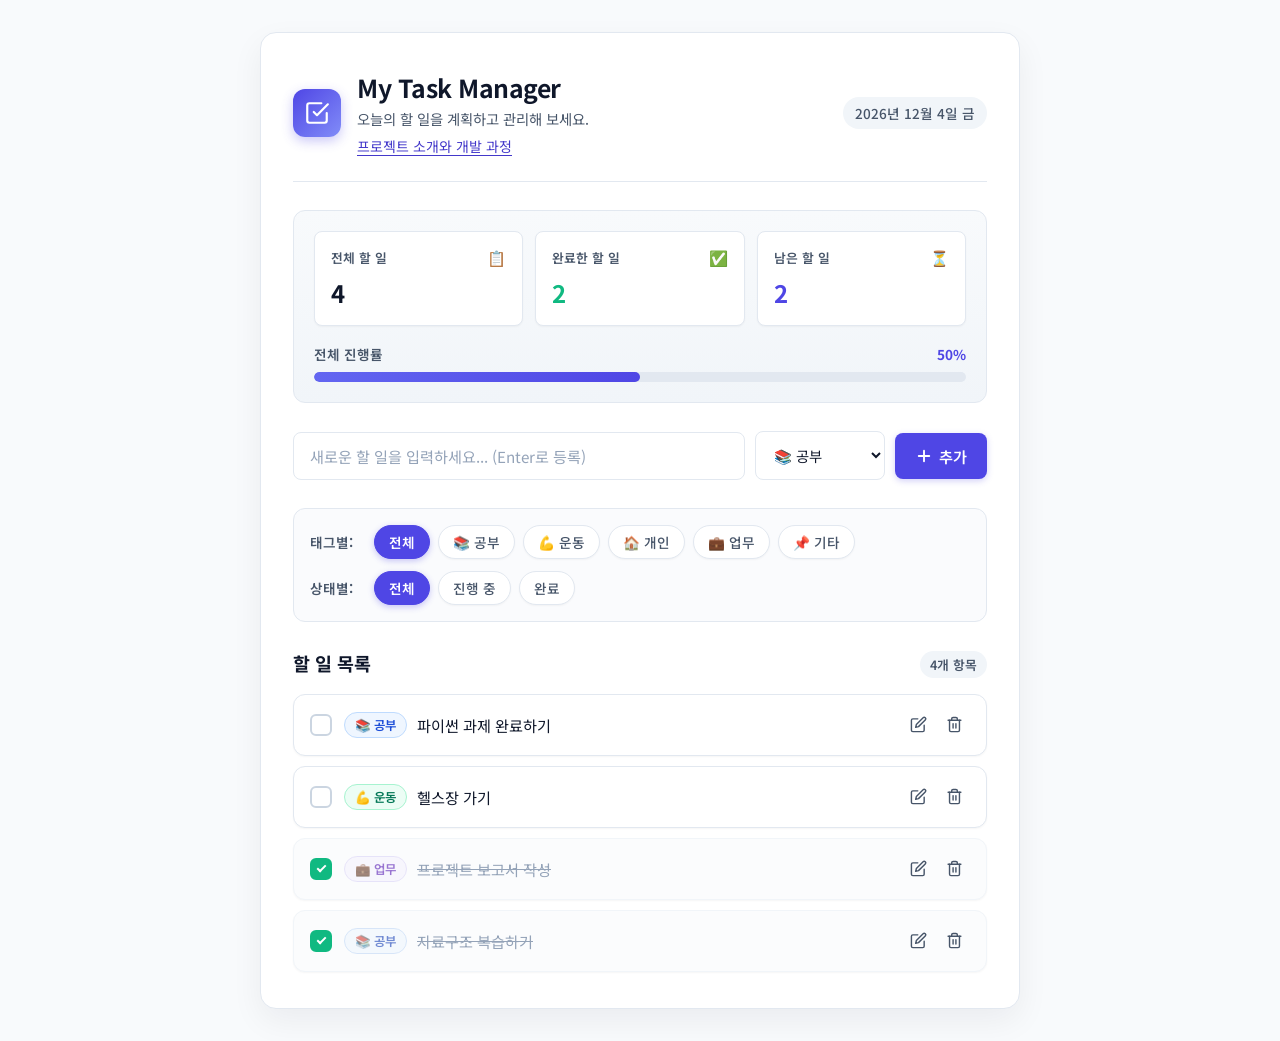
<file: index.html>
<!DOCTYPE html>
<html lang="ko">
<head>
  <meta charset="UTF-8">
  <meta name="viewport" content="width=device-width, initial-scale=1.0">
  <title>My Task Manager - 태그 및 필터 기반 할 일 관리</title>
  <!-- 구글 폰트 (Pretendard 대체용 Noto Sans KR) -->
  <link rel="preconnect" href="https://fonts.googleapis.com">
  <link rel="preconnect" href="https://fonts.gstatic.com" crossorigin>
  <link href="https://fonts.googleapis.com/css2?family=Noto+Sans+KR:wght@300;400;500;600;700&display=swap" rel="stylesheet">
  <!-- 외부 스타일시트 연결 -->
  <link rel="stylesheet" href="style.css">
</head>
<body>
  <!-- 메인 위젯 컨테이너 -->
  <main class="app-container">
    <!-- 헤더 영역 -->
    <header class="app-header">
      <div class="header-icon-wrapper">
        <svg class="header-icon" viewBox="0 0 24 24" fill="none" stroke="currentColor" stroke-width="2" stroke-linecap="round" stroke-linejoin="round">
          <path d="M9 11l3 3L22 4"></path>
          <path d="M21 12v7a2 2 0 0 1-2 2H5a2 2 0 0 1-2-2V5a2 2 0 0 1 2-2h11"></path>
        </svg>
      </div>
      <div class="header-content">
        <h1 class="app-title">My Task Manager</h1>
        <p class="app-subtitle">오늘의 할 일을 계획하고 관리해 보세요.</p>
        <a class="project-link" href="about.html">프로젝트 소개와 개발 과정</a>
      </div>
      <div class="header-date" id="current-date-display"></div>
    </header>

    <!-- 진행 현황 대시보드 섹션 -->
    <section class="stats-card-container" aria-label="진행 현황 대시보드">
      <div class="stats-grid">
        <!-- 전체 할 일 카드 -->
        <div class="stat-card">
          <div class="stat-card-header">
            <span class="stat-label">전체 할 일</span>
            <span class="stat-icon-badge total">📋</span>
          </div>
          <div class="stat-value" id="stat-total">0</div>
        </div>

        <!-- 완료한 할 일 카드 -->
        <div class="stat-card">
          <div class="stat-card-header">
            <span class="stat-label">완료한 할 일</span>
            <span class="stat-icon-badge completed">✅</span>
          </div>
          <div class="stat-value" id="stat-completed">0</div>
        </div>

        <!-- 남은 할 일 카드 -->
        <div class="stat-card">
          <div class="stat-card-header">
            <span class="stat-label">남은 할 일</span>
            <span class="stat-icon-badge pending">⏳</span>
          </div>
          <div class="stat-value" id="stat-pending">0</div>
        </div>
      </div>

      <!-- 진행률 바 섹션 -->
      <div class="progress-wrapper">
        <div class="progress-info">
          <span class="progress-title">전체 진행률</span>
          <span class="progress-percentage" id="progress-text">0%</span>
        </div>
        <div class="progress-bar-track" role="progressbar" aria-valuenow="0" aria-valuemin="0" aria-valuemax="100">
          <div class="progress-bar-fill" id="progress-fill" style="width: 0%;"></div>
        </div>
      </div>
    </section>

    <!-- 할 일 등록 입력 영역 -->
    <section class="input-card" aria-label="새로운 할 일 등록">
      <form id="todo-form" class="todo-form" autocomplete="off">
        <div class="form-row">
          <!-- 할 일 내용 입력 필드 -->
          <div class="input-field-group">
            <label for="todo-input" class="visually-hidden">할 일 내용</label>
            <input 
              type="text" 
              id="todo-input" 
              class="todo-input" 
              placeholder="새로운 할 일을 입력하세요... (Enter로 등록)" 
              maxlength="150"
              required
            >
          </div>

          <!-- 태그 선택 드롭다운 -->
          <div class="select-field-group">
            <label for="todo-tag-select" class="visually-hidden">태그 선택</label>
            <select id="todo-tag-select" class="todo-tag-select">
              <option value="공부">📚 공부</option>
              <option value="운동">💪 운동</option>
              <option value="개인">🏠 개인</option>
              <option value="업무">💼 업무</option>
              <option value="기타">📌 기타</option>
            </select>
          </div>

          <!-- 추가 버튼 -->
          <button type="submit" id="add-btn" class="btn btn-primary add-btn">
            <svg class="btn-icon" viewBox="0 0 24 24" fill="none" stroke="currentColor" stroke-width="2.5" stroke-linecap="round" stroke-linejoin="round">
              <line x1="12" y1="5" x2="12" y2="19"></line>
              <line x1="5" y1="12" x2="19" y2="12"></line>
            </svg>
            <span>추가</span>
          </button>
        </div>
        <!-- 입력 유효성 피드백 메시지 (경고 등) -->
        <p id="input-error" class="input-error-msg" style="display: none;"></p>
      </form>
    </section>

    <!-- 필터 영역 (태그 필터 + 상태 필터) -->
    <section class="filter-section" aria-label="할 일 필터링 옵션">
      <!-- 태그별 필터 버튼 그룹 -->
      <div class="filter-group">
        <span class="filter-label">태그별:</span>
        <div class="filter-buttons-wrapper" id="tag-filter-group" role="group" aria-label="태그별 필터">
          <button type="button" class="filter-chip active" data-tag="ALL">전체</button>
          <button type="button" class="filter-chip" data-tag="공부">📚 공부</button>
          <button type="button" class="filter-chip" data-tag="운동">💪 운동</button>
          <button type="button" class="filter-chip" data-tag="개인">🏠 개인</button>
          <button type="button" class="filter-chip" data-tag="업무">💼 업무</button>
          <button type="button" class="filter-chip" data-tag="기타">📌 기타</button>
        </div>
      </div>

      <!-- 완료 상태별 필터 버튼 그룹 -->
      <div class="filter-group">
        <span class="filter-label">상태별:</span>
        <div class="filter-buttons-wrapper" id="status-filter-group" role="group" aria-label="완료 상태 필터">
          <button type="button" class="filter-chip active" data-status="ALL">전체</button>
          <button type="button" class="filter-chip" data-status="ACTIVE">진행 중</button>
          <button type="button" class="filter-chip" data-status="COMPLETED">완료</button>
        </div>
      </div>
    </section>

    <!-- 할 일 목록 영역 -->
    <section class="todo-list-section" aria-label="할 일 목록">
      <div class="list-header">
        <h2 class="list-title">할 일 목록</h2>
        <span class="list-count-badge" id="list-count-badge">0개 항목</span>
      </div>

      <!-- 할 일 아이템 목록 (UL) -->
      <ul id="todo-list" class="todo-list" aria-live="polite">
        <!-- JavaScript에 의해 동적으로 렌더링됩니다 -->
      </ul>

      <!-- 빈 상태 (Empty State) 메시지 안내 영역 -->
      <div id="empty-state" class="empty-state" style="display: none;">
        <div class="empty-icon-wrapper">
          <svg class="empty-icon" viewBox="0 0 24 24" fill="none" stroke="currentColor" stroke-width="1.5">
            <circle cx="12" cy="12" r="10"></circle>
            <path d="M8 12h8"></path>
          </svg>
        </div>
        <h3 class="empty-title" id="empty-title">등록된 할 일이 없습니다.</h3>
        <p class="empty-desc" id="empty-desc">새로운 할 일을 추가하여 하루를 계획해 보세요!</p>
      </div>
    </section>
  </main>

  <!-- 자바스크립트 파일 연결 -->
  <script src="script.js"></script>
</body>
</html>
</file>
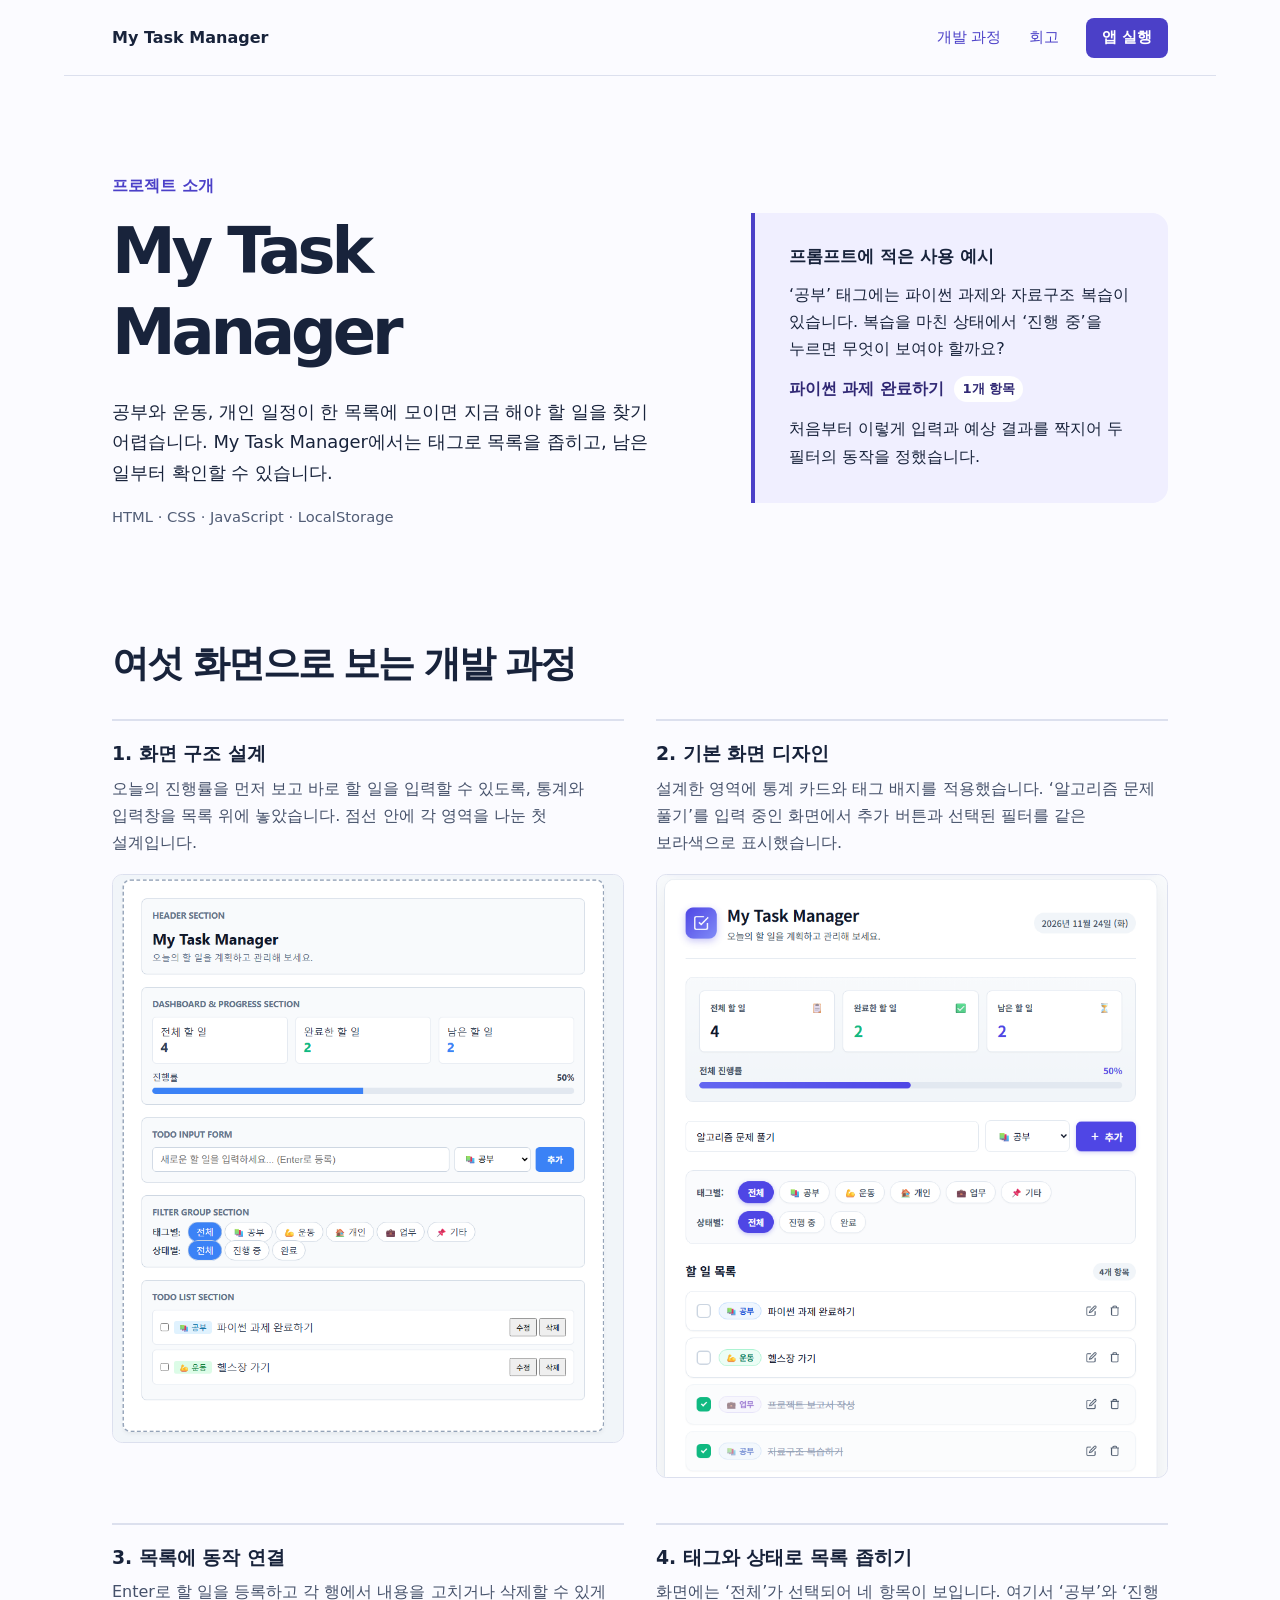
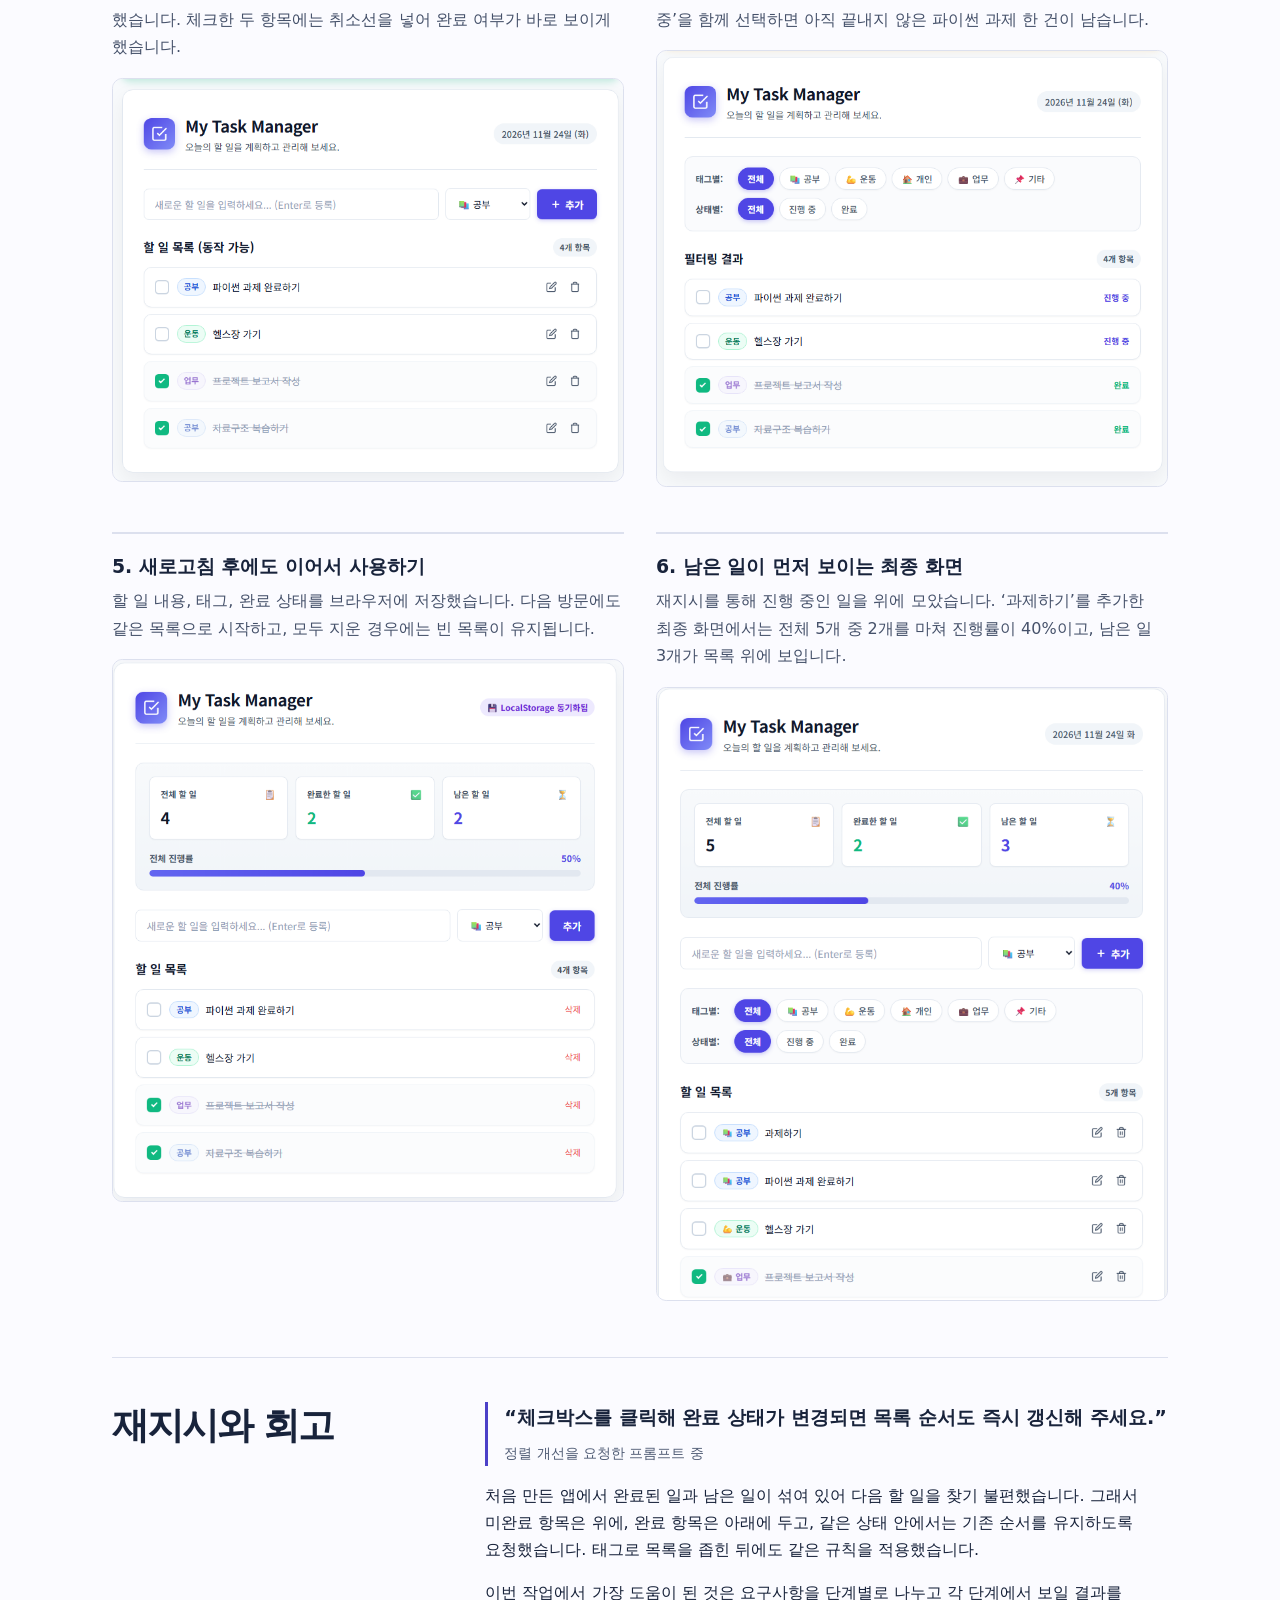
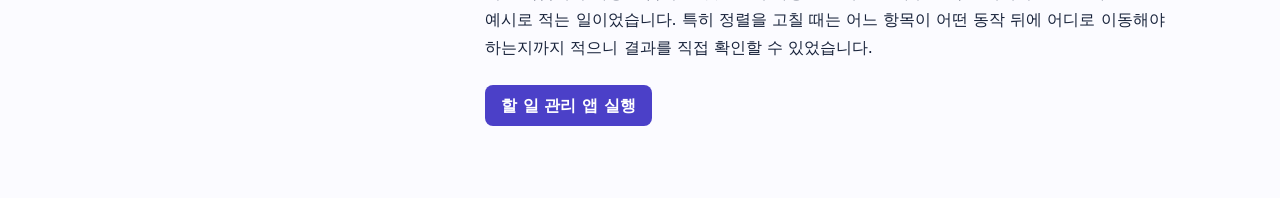
<file: about.html>
<!doctype html>
<html lang="ko">
<head>
  <meta charset="utf-8">
  <meta name="viewport" content="width=device-width, initial-scale=1">
  <meta name="description" content="My Task Manager의 기획 의도와 개발 과정. 여섯 장의 화면으로 태그 필터, 브라우저 저장, 미완료 우선 정렬이 만들어진 과정을 살펴봅니다.">
  <title>My Task Manager · 프로젝트 소개</title>
  <link rel="stylesheet" href="about.css">
</head>
<body>
  <header class="top">
    <a class="brand" href="./index.html" lang="en">My Task Manager</a>
    <nav aria-label="프로젝트 탐색">
      <a href="#process">개발 과정</a>
      <a href="#reflection">회고</a>
      <a class="action" href="./index.html">앱 실행</a>
    </nav>
  </header>
  <main>
    <section class="intro" aria-labelledby="title">
      <div>
        <p class="eyebrow">프로젝트 소개</p>
        <h1 id="title" lang="en">My Task Manager</h1>
        <p class="lead">공부와 운동, 개인 일정이 한 목록에 모이면 지금 해야 할 일을 찾기 어렵습니다. My Task Manager에서는 태그로 목록을 좁히고, 남은 일부터 확인할 수 있습니다.</p>
        <p class="stack">HTML · CSS · JavaScript · LocalStorage</p>
      </div>
      <aside aria-label="프롬프트에 적은 사용 예시">
        <h2>프롬프트에 적은 사용 예시</h2>
        <p>‘공부’ 태그에는 파이썬 과제와 자료구조 복습이 있습니다. 복습을 마친 상태에서 ‘진행 중’을 누르면 무엇이 보여야 할까요?</p>
        <p class="answer">파이썬 과제 완료하기 <span>1개 항목</span></p>
        <p>처음부터 이렇게 입력과 예상 결과를 짝지어 두 필터의 동작을 정했습니다.</p>
      </aside>
    </section>
    <section id="process" aria-labelledby="process-title">
      <h2 id="process-title" class="section-title">여섯 화면으로 보는 개발 과정</h2>
      <div class="gallery">
        <figure>
          <figcaption><h3>1. 화면 구조 설계</h3><p>오늘의 진행률을 먼저 보고 바로 할 일을 입력할 수 있도록, 통계와 입력창을 목록 위에 놓았습니다. 점선 안에 각 영역을 나눈 첫 설계입니다.</p></figcaption>
          <a href="screenshots/1.png"><img src="screenshots/1.png" width="805" height="896" alt="헤더, 통계, 입력창, 필터, 할 일 목록을 구획한 초기 화면"></a>
        </figure>
        <figure>
          <figcaption><h3>2. 기본 화면 디자인</h3><p>설계한 영역에 통계 카드와 태그 배지를 적용했습니다. ‘알고리즘 문제 풀기’를 입력 중인 화면에서 추가 버튼과 선택된 필터를 같은 보라색으로 표시했습니다.</p></figcaption>
          <a href="screenshots/2.png"><img src="screenshots/2.png" width="786" height="928" alt="입력창에 알고리즘 문제 풀기가 있고 완료율이 50%인 화면" loading="lazy"></a>
        </figure>
        <figure>
          <figcaption><h3>3. 목록에 동작 연결</h3><p>Enter로 할 일을 등록하고 각 행에서 내용을 고치거나 삭제할 수 있게 했습니다. 체크한 두 항목에는 취소선을 넣어 완료 여부가 바로 보이게 했습니다.</p></figcaption>
          <a href="screenshots/3.png"><img src="screenshots/3.png" width="781" height="616" alt="체크박스와 수정·삭제 버튼이 달린 네 개의 할 일" loading="lazy"></a>
        </figure>
        <figure>
          <figcaption><h3>4. 태그와 상태로 목록 좁히기</h3><p>화면에는 ‘전체’가 선택되어 네 항목이 보입니다. 여기서 ‘공부’와 ‘진행 중’을 함께 선택하면 아직 끝내지 않은 파이썬 과제 한 건이 남습니다.</p></figcaption>
          <a href="screenshots/4.png"><img src="screenshots/4.png" width="776" height="661" alt="두 필터가 모두 전체로 선택되고 각 행에 진행 중 또는 완료가 표시된 화면" loading="lazy"></a>
        </figure>
        <figure>
          <figcaption><h3>5. 새로고침 후에도 이어서 사용하기</h3><p>할 일 내용, 태그, 완료 상태를 브라우저에 저장했습니다. 다음 방문에도 같은 목록으로 시작하고, 모두 지운 경우에는 빈 목록이 유지됩니다.</p></figcaption>
          <a href="screenshots/5.png"><img src="screenshots/5.png" width="771" height="817" alt="LocalStorage 동기화 표시와 네 항목 중 두 개가 완료된 화면" loading="lazy"></a>
        </figure>
        <figure>
          <figcaption><h3>6. 남은 일이 먼저 보이는 최종 화면</h3><p>재지시를 통해 진행 중인 일을 위에 모았습니다. ‘과제하기’를 추가한 최종 화면에서는 전체 5개 중 2개를 마쳐 진행률이 40%이고, 남은 일 3개가 목록 위에 보입니다.</p></figcaption>
          <a href="screenshots/6.png"><img src="screenshots/6.png" width="765" height="918" alt="진행률 40%, 남은 할 일 3개가 완료 항목보다 위에 있는 최종 화면" loading="lazy"></a>
        </figure>
      </div>
    </section>
    <section id="reflection" class="reflection" aria-labelledby="reflection-title">
      <h2 id="reflection-title" class="section-title">재지시와 회고</h2>
      <div>
        <blockquote>“체크박스를 클릭해 완료 상태가 변경되면 목록 순서도 즉시 갱신해 주세요.”<cite>정렬 개선을 요청한 프롬프트 중</cite></blockquote>
        <p>처음 만든 앱에서 완료된 일과 남은 일이 섞여 있어 다음 할 일을 찾기 불편했습니다. 그래서 미완료 항목은 위에, 완료 항목은 아래에 두고, 같은 상태 안에서는 기존 순서를 유지하도록 요청했습니다. 태그로 목록을 좁힌 뒤에도 같은 규칙을 적용했습니다.</p>
        <p>이번 작업에서 가장 도움이 된 것은 요구사항을 단계별로 나누고 각 단계에서 보일 결과를 예시로 적는 일이었습니다. 특히 정렬을 고칠 때는 어느 항목이 어떤 동작 뒤에 어디로 이동해야 하는지까지 적으니 결과를 직접 확인할 수 있었습니다.</p>
        <a class="action" href="./index.html">할 일 관리 앱 실행</a>
      </div>
    </section>
  </main>
</body>
</html>
</file>
<file: style.css>
/* ==========================================================================
   My Task Manager - Style Sheets
   10년차 시니어 프론트엔드 & UI/UX 디자이너 감성의 모던 미니멀 스타일
   ========================================================================== */

/* --------------------------------------------------------------------------
   1. CSS Reset & Global Variables
   -------------------------------------------------------------------------- */
:root {
  /* 주요 테마 색상 (Indigo & Blue System) */
  --primary: #4f46e5;
  --primary-hover: #4338ca;
  --primary-light: #eef2ff;
  --primary-focus-ring: rgba(79, 70, 229, 0.25);

  /* 중립 색상 (Neutrals & Backgrounds) */
  --bg-page: #f8fafc;
  --bg-card: #ffffff;
  --bg-input: #ffffff;
  --bg-hover: #f1f5f9;

  /* 텍스트 색상 */
  --text-main: #0f172a;
  --text-secondary: #475569;
  --text-muted: #94a3b8;
  --text-completed: #94a3b8;

  /* 테두리 색상 */
  --border-light: #e2e8f0;
  --border-subtle: #f1f5f9;
  --border-focus: #6366f1;

  /* 기능성 색상 (Alerts & Status) */
  --danger: #ef4444;
  --danger-hover: #dc2626;
  --danger-light: #fef2f2;
  --success: #10b981;
  --success-light: #ecfdf5;

  /* 태그별 고유 테마 색상 (배경, 텍스트, 테두리) */
  --tag-study-bg: #eff6ff;
  --tag-study-text: #1d4ed8;
  --tag-study-border: #bfdbfe;

  --tag-workout-bg: #ecfdf5;
  --tag-workout-text: #047857;
  --tag-workout-border: #a7f3d0;

  --tag-personal-bg: #fffbeb;
  --tag-personal-text: #b45309;
  --tag-personal-border: #fde68a;

  --tag-work-bg: #f5f3ff;
  --tag-work-text: #6d28d9;
  --tag-work-border: #ddd6fe;

  --tag-other-bg: #f1f5f9;
  --tag-other-text: #334155;
  --tag-other-border: #cbd5e1;

  /* 그림자 시스템 (Layered Elevation) */
  --shadow-xs: 0 1px 2px rgba(0, 0, 0, 0.04);
  --shadow-sm: 0 1px 3px rgba(0, 0, 0, 0.06), 0 1px 2px rgba(0, 0, 0, 0.04);
  --shadow-md: 0 4px 6px -1px rgba(0, 0, 0, 0.07), 0 2px 4px -2px rgba(0, 0, 0, 0.05);
  --shadow-lg: 0 10px 15px -3px rgba(0, 0, 0, 0.08), 0 4px 6px -4px rgba(0, 0, 0, 0.04);
  --shadow-card: 0 12px 32px rgba(15, 23, 42, 0.06);

  /* 타이포그래피 */
  --font-family: 'Noto Sans KR', -apple-system, BlinkMacSystemFont, 'Segoe UI', Roboto, Helvetica, Arial, sans-serif;
  --radius-sm: 8px;
  --radius-md: 12px;
  --radius-lg: 16px;
  --radius-full: 9999px;

  /* 트랜지션 */
  --transition-fast: 0.15s ease;
  --transition-normal: 0.25s ease;
}

*, *::before, *::after {
  box-sizing: border-box;
  margin: 0;
  padding: 0;
}

body {
  font-family: var(--font-family);
  background-color: var(--bg-page);
  color: var(--text-main);
  line-height: 1.5;
  min-height: 100vh;
  padding: 32px 16px;
  display: flex;
  justify-content: center;
  align-items: flex-start;
  -webkit-font-smoothing: antialiased;
  -moz-osx-font-smoothing: grayscale;
}

/* 접근성 숨김 처리 */
.visually-hidden {
  position: absolute;
  width: 1px;
  height: 1px;
  padding: 0;
  margin: -1px;
  overflow: hidden;
  clip: rect(0, 0, 0, 0);
  white-space: nowrap;
  border: 0;
}

/* --------------------------------------------------------------------------
   2. Main Container Layout
   -------------------------------------------------------------------------- */
.app-container {
  width: 100%;
  max-width: 760px;
  background-color: var(--bg-card);
  border-radius: var(--radius-lg);
  box-shadow: var(--shadow-card);
  border: 1px solid var(--border-light);
  padding: 36px 32px;
  display: flex;
  flex-direction: column;
  gap: 28px;
  animation: fadeIn 0.4s ease-out;
}

@keyframes fadeIn {
  from {
    opacity: 0;
    transform: translateY(10px);
  }
  to {
    opacity: 1;
    transform: translateY(0);
  }
}

/* --------------------------------------------------------------------------
   3. App Header
   -------------------------------------------------------------------------- */
.app-header {
  display: flex;
  align-items: center;
  gap: 16px;
  padding-bottom: 24px;
  border-bottom: 1px solid var(--border-light);
  position: relative;
}

.header-icon-wrapper {
  width: 48px;
  height: 48px;
  background: linear-gradient(135deg, var(--primary), #818cf8);
  border-radius: var(--radius-md);
  display: flex;
  align-items: center;
  justify-content: center;
  color: #ffffff;
  flex-shrink: 0;
  box-shadow: 0 4px 12px rgba(79, 70, 229, 0.3);
}

.header-icon {
  width: 26px;
  height: 26px;
}

.header-content {
  flex: 1;
}

.project-link {
  display: inline-block;
  margin-top: 0.4rem;
  color: var(--primary-hover);
  font-size: 0.875rem;
  text-underline-offset: 0.2em;
}

.app-title {
  font-size: 1.55rem;
  font-weight: 700;
  color: var(--text-main);
  letter-spacing: -0.02em;
}

.app-subtitle {
  font-size: 0.9rem;
  color: var(--text-secondary);
  margin-top: 2px;
}

.header-date {
  font-size: 0.85rem;
  color: var(--text-secondary);
  font-weight: 500;
  background: var(--bg-hover);
  padding: 6px 12px;
  border-radius: var(--radius-full);
}

/* --------------------------------------------------------------------------
   4. Stats & Progress Dashboard
   -------------------------------------------------------------------------- */
.stats-card-container {
  background: linear-gradient(180deg, #f8fafc 0%, #f1f5f9 100%);
  border-radius: var(--radius-md);
  padding: 20px;
  border: 1px solid var(--border-light);
  display: flex;
  flex-direction: column;
  gap: 18px;
}

.stats-grid {
  display: grid;
  grid-template-columns: repeat(3, 1fr);
  gap: 12px;
}

.stat-card {
  background: var(--bg-card);
  border-radius: var(--radius-sm);
  padding: 14px 16px;
  border: 1px solid var(--border-light);
  box-shadow: var(--shadow-xs);
  transition: transform var(--transition-fast), box-shadow var(--transition-fast);
}

.stat-card:hover {
  transform: translateY(-2px);
  box-shadow: var(--shadow-sm);
}

.stat-card-header {
  display: flex;
  align-items: center;
  justify-content: space-between;
  margin-bottom: 6px;
}

.stat-label {
  font-size: 0.8rem;
  font-weight: 600;
  color: var(--text-secondary);
}

.stat-icon-badge {
  font-size: 0.95rem;
}

.stat-value {
  font-size: 1.5rem;
  font-weight: 700;
  color: var(--text-main);
}

#stat-completed {
  color: var(--success);
}

#stat-pending {
  color: var(--primary);
}

/* 진행률 바 */
.progress-wrapper {
  display: flex;
  flex-direction: column;
  gap: 8px;
}

.progress-info {
  display: flex;
  justify-content: space-between;
  align-items: center;
  font-size: 0.85rem;
  font-weight: 600;
}

.progress-title {
  color: var(--text-secondary);
}

.progress-percentage {
  color: var(--primary);
  font-weight: 700;
}

.progress-bar-track {
  width: 100%;
  height: 10px;
  background-color: #e2e8f0;
  border-radius: var(--radius-full);
  overflow: hidden;
  position: relative;
}

.progress-bar-fill {
  height: 100%;
  background: linear-gradient(90deg, #6366f1, var(--primary));
  border-radius: var(--radius-full);
  transition: width 0.4s cubic-bezier(0.4, 0, 0.2, 1);
}

/* --------------------------------------------------------------------------
   5. Todo Input Section
   -------------------------------------------------------------------------- */
.input-card {
  background: var(--bg-card);
  border-radius: var(--radius-md);
}

.form-row {
  display: flex;
  gap: 10px;
  align-items: center;
}

.input-field-group {
  flex: 1;
  position: relative;
}

.todo-input {
  width: 100%;
  padding: 12px 16px;
  font-size: 0.95rem;
  font-family: inherit;
  color: var(--text-main);
  background-color: var(--bg-input);
  border: 1.5px solid var(--border-light);
  border-radius: var(--radius-sm);
  outline: none;
  transition: border-color var(--transition-fast), box-shadow var(--transition-fast);
}

.todo-input:focus {
  border-color: var(--border-focus);
  box-shadow: 0 0 0 3px var(--primary-focus-ring);
}

.todo-input::placeholder {
  color: var(--text-muted);
}

.select-field-group {
  width: 130px;
  flex-shrink: 0;
}

.todo-tag-select {
  width: 100%;
  padding: 12px 14px;
  font-size: 0.9rem;
  font-family: inherit;
  color: var(--text-main);
  background-color: var(--bg-input);
  border: 1.5px solid var(--border-light);
  border-radius: var(--radius-sm);
  outline: none;
  cursor: pointer;
  transition: border-color var(--transition-fast), box-shadow var(--transition-fast);
}

.todo-tag-select:focus {
  border-color: var(--border-focus);
  box-shadow: 0 0 0 3px var(--primary-focus-ring);
}

/* 공통 버튼 */
.btn {
  display: inline-flex;
  align-items: center;
  justify-content: center;
  gap: 6px;
  padding: 12px 20px;
  font-size: 0.95rem;
  font-weight: 600;
  font-family: inherit;
  border-radius: var(--radius-sm);
  border: none;
  cursor: pointer;
  transition: background-color var(--transition-fast), transform var(--transition-fast), box-shadow var(--transition-fast);
  white-space: nowrap;
}

.btn-primary {
  background-color: var(--primary);
  color: #ffffff;
  box-shadow: 0 2px 6px rgba(79, 70, 229, 0.25);
}

.btn-primary:hover {
  background-color: var(--primary-hover);
  box-shadow: 0 4px 10px rgba(79, 70, 229, 0.35);
}

.btn-primary:active {
  transform: scale(0.98);
}

.btn-icon {
  width: 18px;
  height: 18px;
}

.input-error-msg {
  color: var(--danger);
  font-size: 0.85rem;
  margin-top: 8px;
  font-weight: 500;
  animation: shake 0.3s ease-in-out;
}

@keyframes shake {
  0%, 100% { transform: translateX(0); }
  25% { transform: translateX(-4px); }
  75% { transform: translateX(4px); }
}

/* --------------------------------------------------------------------------
   6. Filters Section (Tag & Status Filters)
   -------------------------------------------------------------------------- */
.filter-section {
  display: flex;
  flex-direction: column;
  gap: 12px;
  background-color: #fafbfd;
  padding: 16px;
  border-radius: var(--radius-md);
  border: 1px solid var(--border-light);
}

.filter-group {
  display: flex;
  align-items: center;
  gap: 12px;
  flex-wrap: wrap;
}

.filter-label {
  font-size: 0.85rem;
  font-weight: 600;
  color: var(--text-secondary);
  min-width: 52px;
}

.filter-buttons-wrapper {
  display: flex;
  flex-wrap: wrap;
  gap: 8px;
  flex: 1;
}

/* 필터 칩(버튼) 스타일 */
.filter-chip {
  padding: 6px 14px;
  font-size: 0.85rem;
  font-weight: 500;
  font-family: inherit;
  color: var(--text-secondary);
  background-color: #ffffff;
  border: 1px solid var(--border-light);
  border-radius: var(--radius-full);
  cursor: pointer;
  transition: all var(--transition-fast);
  box-shadow: var(--shadow-xs);
  user-select: none;
}

.filter-chip:hover {
  background-color: var(--bg-hover);
  color: var(--text-main);
  border-color: #cbd5e1;
}

/* 활성화된 필터 칩 스타일 */
.filter-chip.active {
  background-color: var(--primary);
  color: #ffffff;
  border-color: var(--primary);
  font-weight: 600;
  box-shadow: 0 2px 6px rgba(79, 70, 229, 0.3);
}

/* --------------------------------------------------------------------------
   7. Todo List Section
   -------------------------------------------------------------------------- */
.todo-list-section {
  display: flex;
  flex-direction: column;
  gap: 16px;
}

.list-header {
  display: flex;
  align-items: center;
  justify-content: space-between;
}

.list-title {
  font-size: 1.15rem;
  font-weight: 700;
  color: var(--text-main);
}

.list-count-badge {
  font-size: 0.8rem;
  font-weight: 600;
  color: var(--text-secondary);
  background: var(--bg-hover);
  padding: 4px 10px;
  border-radius: var(--radius-full);
}

.todo-list {
  list-style: none;
  display: flex;
  flex-direction: column;
  gap: 10px;
}

/* 개별 할 일 아이템 카드 */
.todo-item {
  background-color: #ffffff;
  border: 1px solid var(--border-light);
  border-radius: var(--radius-md);
  padding: 14px 16px;
  display: flex;
  align-items: center;
  gap: 12px;
  box-shadow: var(--shadow-xs);
  transition: all var(--transition-normal);
}

.todo-item:hover {
  box-shadow: var(--shadow-md);
  border-color: #cbd5e1;
}

/* 완료된 상태의 카드 */
.todo-item.completed {
  background-color: #fbfcfd;
  border-color: var(--border-subtle);
}

.todo-item.completed .todo-text {
  text-decoration: line-through;
  color: var(--text-completed);
}

.todo-item.completed .tag-badge {
  opacity: 0.65;
  filter: grayscale(20%);
}

/* 체크박스 커스텀 */
.checkbox-container {
  display: flex;
  align-items: center;
  cursor: pointer;
  position: relative;
  user-select: none;
}

.todo-checkbox {
  appearance: none;
  -webkit-appearance: none;
  width: 22px;
  height: 22px;
  border: 2px solid #cbd5e1;
  border-radius: 6px;
  background-color: #ffffff;
  cursor: pointer;
  display: flex;
  align-items: center;
  justify-content: center;
  transition: all var(--transition-fast);
  outline: none;
}

.todo-checkbox:hover {
  border-color: var(--primary);
}

.todo-checkbox:checked {
  background-color: var(--success);
  border-color: var(--success);
}

.todo-checkbox:checked::after {
  content: '';
  width: 5px;
  height: 9px;
  border: solid white;
  border-width: 0 2px 2px 0;
  transform: rotate(45deg);
  margin-bottom: 2px;
}

.todo-checkbox:focus {
  box-shadow: 0 0 0 3px var(--primary-focus-ring);
}

/* 할 일 텍스트 */
.todo-content-area {
  flex: 1;
  min-width: 0;
  display: flex;
  align-items: center;
  gap: 10px;
  flex-wrap: wrap;
}

.todo-text {
  font-size: 0.95rem;
  color: var(--text-main);
  word-break: break-word;
  transition: color var(--transition-fast);
}

/* 태그 배지 공통 */
.tag-badge {
  display: inline-flex;
  align-items: center;
  gap: 4px;
  padding: 3px 10px;
  font-size: 0.78rem;
  font-weight: 600;
  border-radius: var(--radius-full);
  border: 1px solid transparent;
  flex-shrink: 0;
  transition: opacity var(--transition-fast);
}

/* 태그별 고유 배지 색상 */
.tag-badge[data-tag="공부"] {
  background-color: var(--tag-study-bg);
  color: var(--tag-study-text);
  border-color: var(--tag-study-border);
}

.tag-badge[data-tag="운동"] {
  background-color: var(--tag-workout-bg);
  color: var(--tag-workout-text);
  border-color: var(--tag-workout-border);
}

.tag-badge[data-tag="개인"] {
  background-color: var(--tag-personal-bg);
  color: var(--tag-personal-text);
  border-color: var(--tag-personal-border);
}

.tag-badge[data-tag="업무"] {
  background-color: var(--tag-work-bg);
  color: var(--tag-work-text);
  border-color: var(--tag-work-border);
}

.tag-badge[data-tag="기타"] {
  background-color: var(--tag-other-bg);
  color: var(--tag-other-text);
  border-color: var(--tag-other-border);
}

/* 작업 액션 버튼들 (수정, 삭제) */
.todo-actions {
  display: flex;
  align-items: center;
  gap: 4px;
  flex-shrink: 0;
}

.action-btn {
  background: none;
  border: none;
  width: 32px;
  height: 32px;
  border-radius: var(--radius-sm);
  display: flex;
  align-items: center;
  justify-content: center;
  cursor: pointer;
  color: var(--text-secondary);
  transition: all var(--transition-fast);
}

.action-btn:hover {
  background-color: var(--bg-hover);
  color: var(--text-main);
}

.action-btn.edit-btn:hover {
  color: var(--primary);
  background-color: var(--primary-light);
}

.action-btn.delete-btn:hover {
  color: var(--danger);
  background-color: var(--danger-light);
}

.action-icon {
  width: 17px;
  height: 17px;
}

/* --------------------------------------------------------------------------
   8. Inline Edit Form in Todo Card
   -------------------------------------------------------------------------- */
.todo-edit-form {
  display: flex;
  width: 100%;
  gap: 8px;
  align-items: center;
  flex-wrap: wrap;
}

.edit-input {
  flex: 1;
  min-width: 160px;
  padding: 8px 12px;
  font-size: 0.95rem;
  font-family: inherit;
  border: 1.5px solid var(--border-focus);
  border-radius: var(--radius-sm);
  outline: none;
  box-shadow: 0 0 0 2px var(--primary-focus-ring);
}

.edit-select {
  width: 120px;
  padding: 8px 10px;
  font-size: 0.85rem;
  font-family: inherit;
  border: 1.5px solid var(--border-light);
  border-radius: var(--radius-sm);
  outline: none;
  background-color: #ffffff;
  cursor: pointer;
}

.edit-actions {
  display: flex;
  gap: 6px;
}

.btn-sm {
  padding: 6px 12px;
  font-size: 0.85rem;
  border-radius: var(--radius-sm);
}

.btn-save {
  background-color: var(--primary);
  color: #ffffff;
}

.btn-save:hover {
  background-color: var(--primary-hover);
}

.btn-cancel {
  background-color: var(--bg-hover);
  color: var(--text-secondary);
  border: 1px solid var(--border-light);
}

.btn-cancel:hover {
  background-color: #e2e8f0;
  color: var(--text-main);
}

/* --------------------------------------------------------------------------
   9. Empty State
   -------------------------------------------------------------------------- */
.empty-state {
  text-align: center;
  padding: 48px 20px;
  background-color: #fafbfc;
  border-radius: var(--radius-md);
  border: 1.5px dashed var(--border-light);
  display: flex;
  flex-direction: column;
  align-items: center;
  justify-content: center;
}

.empty-icon-wrapper {
  width: 56px;
  height: 56px;
  background-color: var(--bg-hover);
  border-radius: 50%;
  display: flex;
  align-items: center;
  justify-content: center;
  margin-bottom: 12px;
  color: var(--text-muted);
}

.empty-icon {
  width: 28px;
  height: 28px;
}

.empty-title {
  font-size: 1.05rem;
  font-weight: 600;
  color: var(--text-secondary);
  margin-bottom: 4px;
}

.empty-desc {
  font-size: 0.875rem;
  color: var(--text-muted);
}

/* --------------------------------------------------------------------------
   10. Responsive Design (Mobile & Tablet)
   -------------------------------------------------------------------------- */
@media (max-width: 640px) {
  body {
    padding: 12px 8px;
  }

  .app-container {
    padding: 24px 16px;
    gap: 20px;
    border-radius: var(--radius-md);
  }

  .app-header {
    flex-direction: column;
    align-items: flex-start;
    gap: 12px;
  }

  .header-date {
    align-self: flex-start;
  }

  .stats-grid {
    grid-template-columns: 1fr;
    gap: 8px;
  }

  .form-row {
    flex-direction: column;
    align-items: stretch;
    gap: 8px;
  }

  .select-field-group {
    width: 100%;
  }

  .add-btn {
    width: 100%;
    padding: 12px;
  }

  .filter-group {
    flex-direction: column;
    align-items: flex-start;
    gap: 6px;
  }

  .filter-buttons-wrapper {
    width: 100%;
    overflow-x: auto;
    padding-bottom: 4px;
  }

  .todo-item {
    padding: 12px;
  }

  .todo-edit-form {
    flex-direction: column;
    align-items: stretch;
  }

  .edit-select, .edit-actions {
    width: 100%;
  }

  .edit-actions {
    justify-content: flex-end;
  }
}
</file>
<file: about.css>
:root {
  color-scheme: light;
  font-family: 'Noto Sans KR', 'Malgun Gothic', system-ui, sans-serif;
  color: #18233b;
  background: #fbfbff;
  --accent: #4b40c8;
  --line: #dce0ee;
}

* { box-sizing: border-box; }
body { margin: 0; line-height: 1.7; word-break: keep-all; overflow-wrap: break-word; }
a { color: var(--accent); text-underline-offset: 0.22em; }
a:focus-visible { outline: 3px solid var(--accent); outline-offset: 4px; }
.top, main { max-width: 72rem; margin: auto; padding-inline: clamp(1rem, 4vw, 3rem); }
.top { display: flex; justify-content: space-between; align-items: center; gap: 1rem; padding-block: 1.1rem; border-bottom: 1px solid var(--line); }
.brand { color: inherit; font-weight: 750; text-decoration: none; }
nav { display: flex; gap: clamp(0.75rem, 3vw, 1.7rem); align-items: center; font-size: 0.94rem; }
nav a { text-decoration: none; }
nav a:hover { text-decoration: underline; }
.action { display: inline-block; padding: 0.45rem 1rem; color: white; background: var(--accent); border-radius: 0.5rem; text-decoration: none; font-weight: 650; }
.action:hover { background: #362a9d; }
.intro { display: grid; grid-template-columns: 1.35fr 1fr; gap: clamp(2rem, 6vw, 5rem); align-items: center; padding-block: clamp(3rem, 8vw, 6rem); }
.eyebrow { color: var(--accent); font-weight: 700; margin: 0 0 0.7rem; }
h1, h2, h3 { line-height: 1.28; margin: 0; }
h1 { font-size: clamp(2.6rem, 5vw, 4.5rem); letter-spacing: -0.065em; }
.lead { font-size: 1.12rem; margin-block: 1.4rem 1rem; }
.stack { color: #515d76; font-size: 0.92rem; }
aside { padding: clamp(1.3rem, 3vw, 2.1rem); background: #f0efff; border-left: 4px solid var(--accent); border-radius: 0 1rem 1rem 0; }
aside h2 { font-size: 1.07rem; }
aside p { margin: 0.8rem 0 0; }
.answer { font-weight: 700; display: flex; flex-wrap: wrap; align-items: center; gap: 0.65rem; color: #302874; }
.answer span { font-size: 0.82rem; font-weight: 600; background: white; padding: 0.1rem 0.5rem; border-radius: 1rem; }
.section-title { font-size: clamp(1.6rem, 3vw, 2.3rem); letter-spacing: -0.055em; }
.gallery { display: grid; grid-template-columns: repeat(2, minmax(0, 1fr)); gap: 2.8rem 2rem; margin-top: 2rem; }
figure { margin: 0; border-top: 2px solid var(--line); padding-top: 1.25rem; }
figure h3 { font-size: 1.18rem; }
figcaption p { margin: 0.6rem 0 1.1rem; color: #45516a; }
figure a { display: block; }
figure img { display: block; width: 100%; height: auto; border: 1px solid var(--line); border-radius: 0.65rem; }
.reflection { display: grid; grid-template-columns: 1fr 2fr; gap: 2rem; border-top: 1px solid var(--line); margin-top: 3.5rem; padding-block: 2.8rem 4.5rem; }
blockquote { margin: 0; padding-left: 1rem; border-left: 3px solid var(--accent); font-size: 1.2rem; font-weight: 650; }
cite { display: block; margin-top: 0.45rem; font-size: 0.86rem; font-weight: 400; font-style: normal; color: #515d76; }
.reflection .action { margin-top: 0.5rem; }
@media (max-width: 46rem) {
  .intro, .gallery, .reflection { grid-template-columns: 1fr; }
  .gallery { gap: 2.2rem; }
  .intro { gap: 1.25rem; padding-block: 2.6rem; }
  .reflection { gap: 1.4rem; }
}
@media (max-width: 27rem) {
  .top { align-items: flex-start; flex-direction: column; gap: 0.5rem; }
}
</file>
